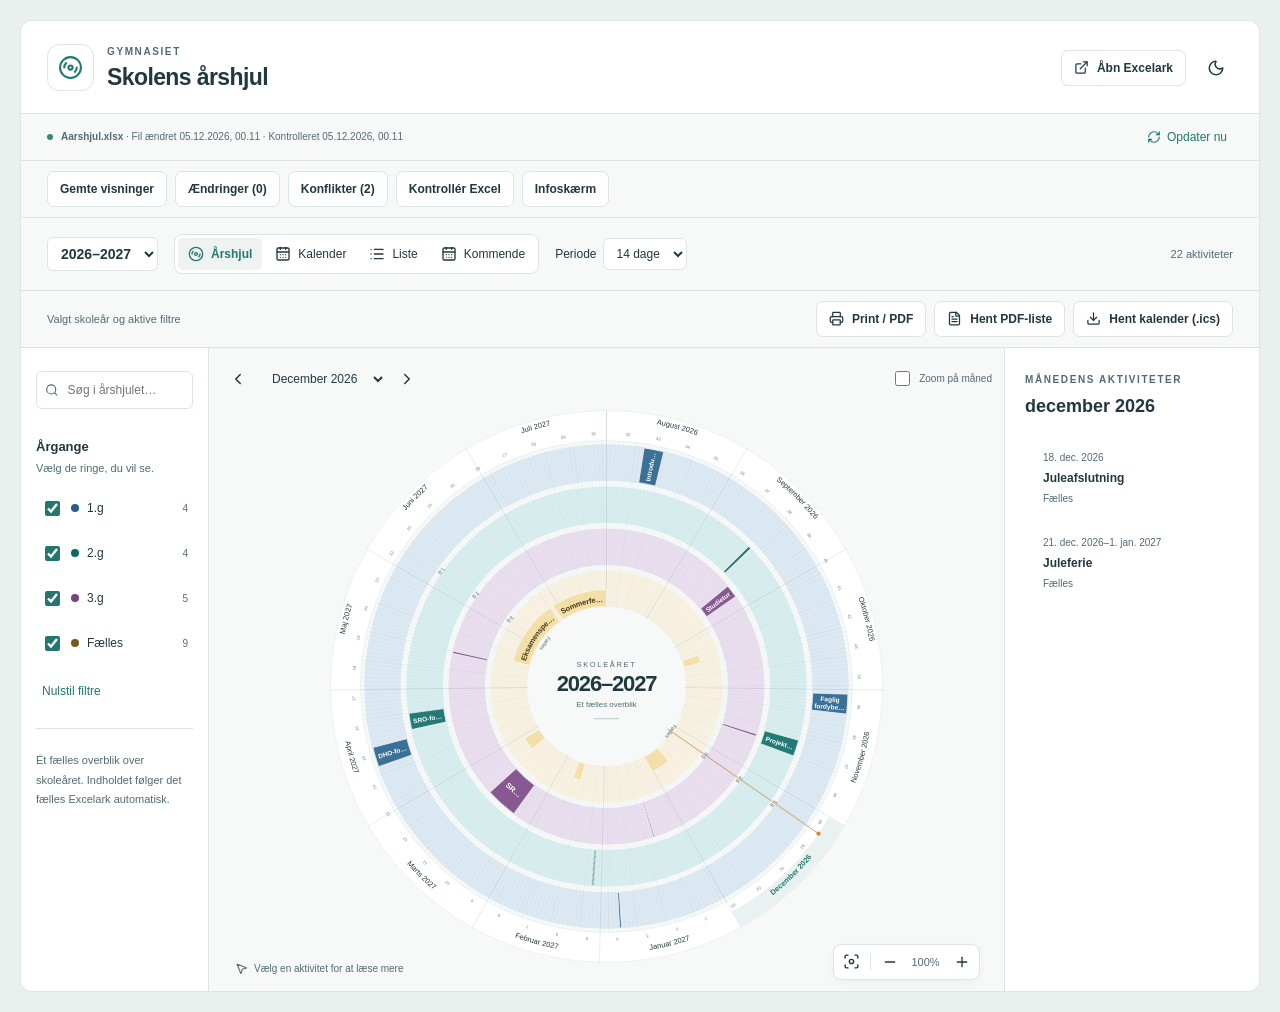
<file: index.html>
﻿<!doctype html>
<html lang="da"><head><meta charset="UTF-8" /><meta name="viewport" content="width=device-width,initial-scale=1" /><meta name="referrer" content="no-referrer" /><title>Skolens årshjul</title>  <script type="module" crossorigin src="./assets/index-IHqP5BjJ.js"></script>
  <link rel="modulepreload" crossorigin href="./assets/rolldown-runtime-XKyaHtl9.js">
  <link rel="modulepreload" crossorigin href="./assets/modulepreload-polyfill-P2Xu9kJm.js">
  <link rel="modulepreload" crossorigin href="./assets/download-Bht2Aqc1.js">
  <link rel="stylesheet" crossorigin href="./assets/index-BThgwRE6.css">
</head><body class="standalone-page"><div id="root"><p role="status">Årshjulet åbnes…</p></div><noscript>Aktivér JavaScript for at se årshjulet.</noscript></body></html>
</file>
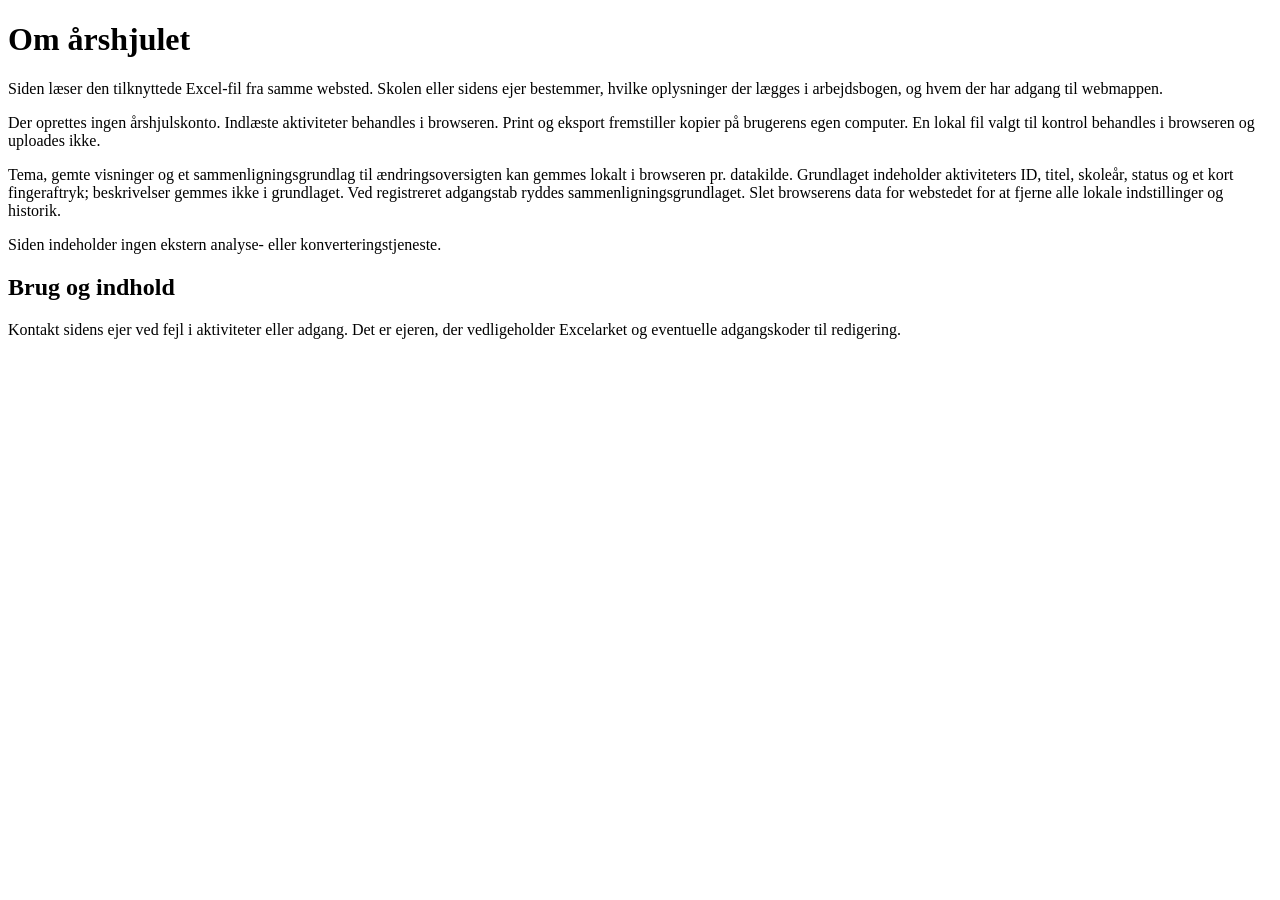
<file: privacy.html>
<!doctype html>
<html lang="da"><head><meta charset="utf-8" /><meta name="viewport" content="width=device-width,initial-scale=1" /><title>Om årshjulet</title></head><body><main><h1>Om årshjulet</h1><p>Siden læser den tilknyttede Excel-fil fra samme websted. Skolen eller sidens ejer bestemmer, hvilke oplysninger der lægges i arbejdsbogen, og hvem der har adgang til webmappen.</p><p>Der oprettes ingen årshjulskonto. Indlæste aktiviteter behandles i browseren. Print og eksport fremstiller kopier på brugerens egen computer. En lokal fil valgt til kontrol behandles i browseren og uploades ikke.</p><p>Tema, gemte visninger og et sammenligningsgrundlag til ændringsoversigten kan gemmes lokalt i browseren pr. datakilde. Grundlaget indeholder aktiviteters ID, titel, skoleår, status og et kort fingeraftryk; beskrivelser gemmes ikke i grundlaget. Ved registreret adgangstab ryddes sammenligningsgrundlaget. Slet browserens data for webstedet for at fjerne alle lokale indstillinger og historik.</p><p>Siden indeholder ingen ekstern analyse- eller konverteringstjeneste.</p><h2 id="vilkaar">Brug og indhold</h2><p>Kontakt sidens ejer ved fejl i aktiviteter eller adgang. Det er ejeren, der vedligeholder Excelarket og eventuelle adgangskoder til redigering.</p></main></body></html>
</file>
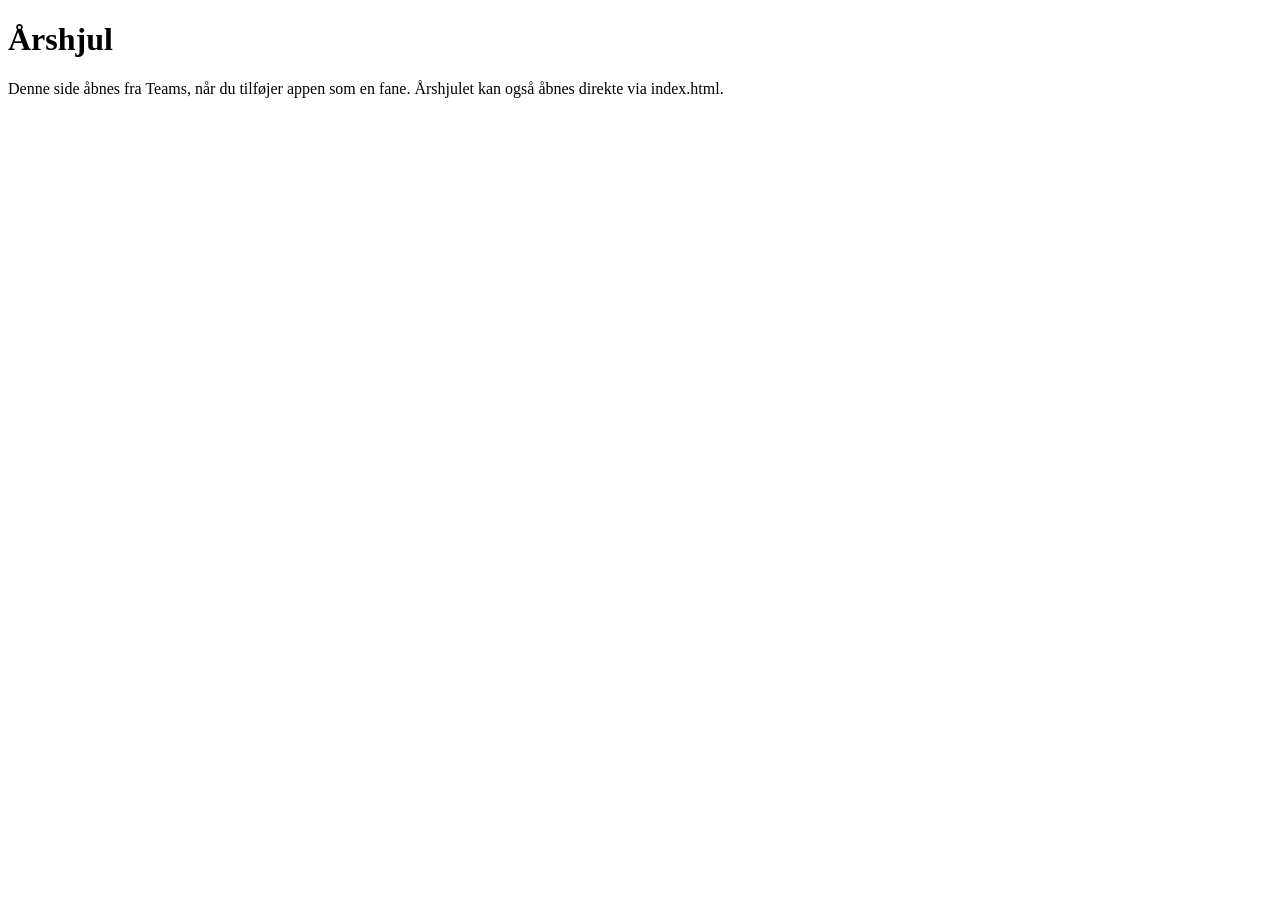
<file: teams-config.html>
<!doctype html>
<html lang="da"><head><meta charset="utf-8" /><meta name="viewport" content="width=device-width,initial-scale=1" /><title>Tilføj årshjulet</title>  <script type="module" crossorigin src="./assets/teams-DmuL2xPg.js"></script>
  <link rel="modulepreload" crossorigin href="./assets/modulepreload-polyfill-P2Xu9kJm.js">
  <link rel="modulepreload" crossorigin href="./assets/rolldown-runtime-XKyaHtl9.js">
  <link rel="modulepreload" crossorigin href="./assets/src-BX3Z4tfJ.js">
</head><body><main><h1>Årshjul</h1><p id="status" role="status">Forbereder fanen…</p></main></body></html>
</file>
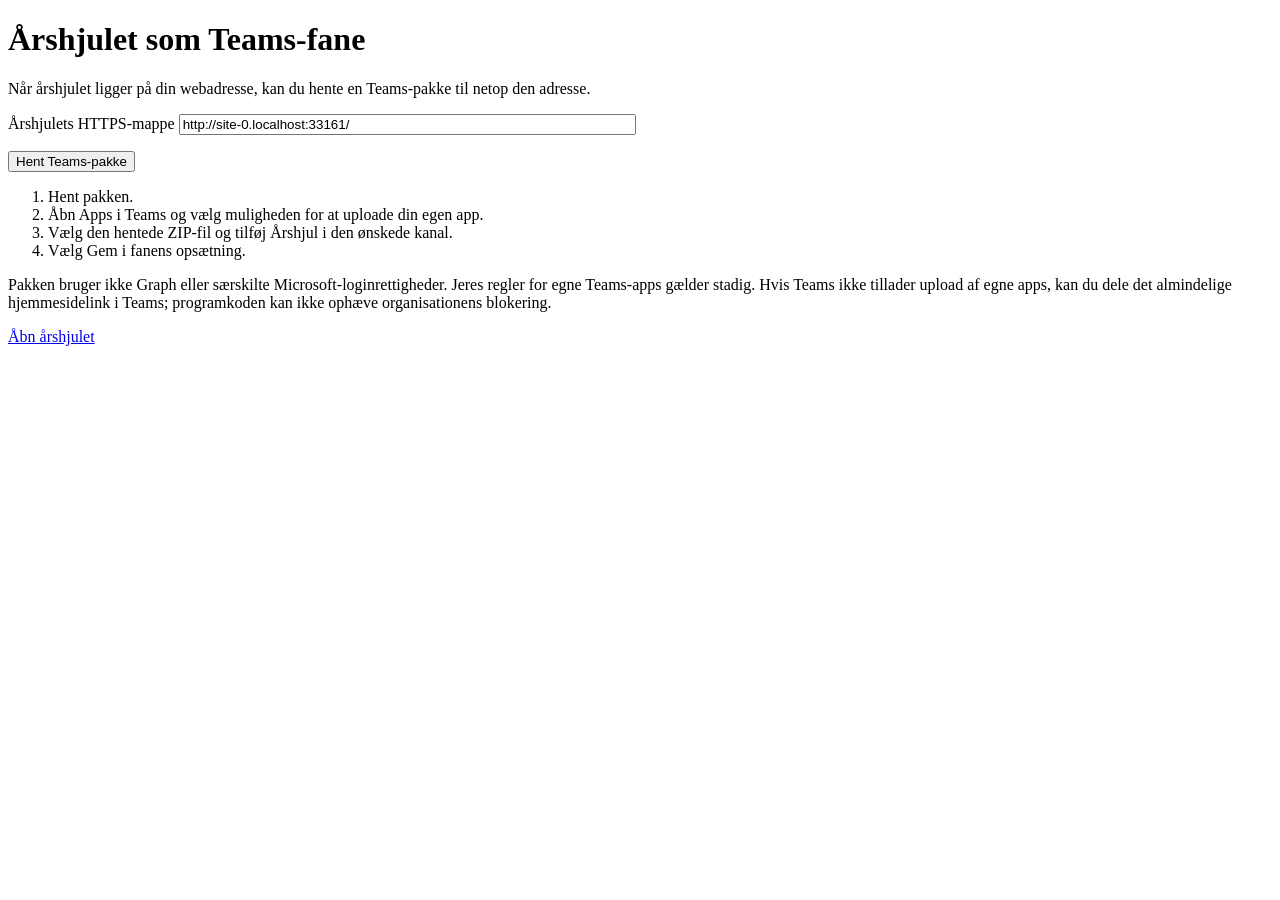
<file: teams.html>
<!doctype html>
<html lang="da"><head><meta charset="utf-8" /><meta name="viewport" content="width=device-width,initial-scale=1" /><title>Årshjul i Teams</title>  <script type="module" crossorigin src="./assets/setup-BCGuy7aL.js"></script>
  <link rel="modulepreload" crossorigin href="./assets/modulepreload-polyfill-P2Xu9kJm.js">
  <link rel="modulepreload" crossorigin href="./assets/download-Bht2Aqc1.js">
</head><body><main><h1>Årshjulet som Teams-fane</h1><p>Når årshjulet ligger på din webadresse, kan du hente en Teams-pakke til netop den adresse.</p><p><label>Årshjulets HTTPS-mappe <input id="address" type="url" size="55" /></label></p><p><button id="generate" type="button">Hent Teams-pakke</button></p><p id="status" role="status"></p><ol><li>Hent pakken.</li><li>Åbn Apps i Teams og vælg muligheden for at uploade din egen app.</li><li>Vælg den hentede ZIP-fil og tilføj Årshjul i den ønskede kanal.</li><li>Vælg Gem i fanens opsætning.</li></ol><p>Pakken bruger ikke Graph eller særskilte Microsoft-loginrettigheder. Jeres regler for egne Teams-apps gælder stadig. Hvis Teams ikke tillader upload af egne apps, kan du dele det almindelige hjemmesidelink i Teams; programkoden kan ikke ophæve organisationens blokering.</p><p><a href="./index.html">Åbn årshjulet</a></p></main></body></html>
</file>
<file: assets/index-BThgwRE6.css>
.yearwheel-app .reader-toolbar{border-bottom:1px solid var(--border);flex-wrap:wrap;gap:8px;padding:10px 26px;display:flex}.yearwheel-app .reader-toolbar [aria-expanded=true]{border-color:var(--accent);background:var(--surface-muted)}.yearwheel-app .reader-panel{border-bottom:1px solid var(--border);background:var(--panel);padding:20px 26px}.yearwheel-app .reader-panel p{margin:8px 0}.yearwheel-app .reader-panel ul{max-height:400px;padding-left:22px;overflow:auto}.yearwheel-app .reader-panel li{overflow-wrap:anywhere;margin:6px 0}.yearwheel-app .reader-form{flex-wrap:wrap;align-items:end;gap:10px;display:flex}.yearwheel-app .reader-form label,.yearwheel-app .file-check,.yearwheel-app .activity-share label{flex-direction:column;gap:4px;display:flex}.yearwheel-app .reader-form input,.yearwheel-app .activity-share input{color:var(--text);background:var(--canvas);border:1px solid var(--border);border-radius:6px;min-width:0;max-width:100%;padding:7px}.yearwheel-app .file-check{margin-block:15px}.yearwheel-app .file-check input{max-width:100%}.yearwheel-app .activity-share{gap:8px;margin-top:20px;display:grid}.yearwheel-app .activity-share input{width:100%;font-size:12px}.yearwheel-app .upcoming-range{align-items:center;gap:6px;font-size:12px;display:flex}.yearwheel-app .upcoming-view{padding:20px}.yearwheel-app .upcoming-view h2{margin-bottom:5px}.yearwheel-app .upcoming-items{gap:12px;margin-top:18px;display:grid}.yearwheel-app .upcoming-card{text-align:left;background:var(--panel);border:1px solid var(--border);overflow-wrap:anywhere;border-radius:8px;flex-direction:column;align-items:start;gap:5px;padding:16px;display:flex}.yearwheel-app .upcoming-card strong{font-size:18px}.yearwheel-app .upcoming-card:hover{border-color:var(--accent)}.yearwheel-app .deadline-label{background:var(--surface-muted);border-left:3px solid var(--accent);padding:3px 6px;font-weight:650}.yearwheel-app .deadline-label.overdue{border-color:#bd633b}.yearwheel-app .check-success{border-left:3px solid var(--accent);padding:8px}.yearwheel-app .info-screen{background:var(--canvas);color:var(--text);padding:20px}.yearwheel-app .info-screen:fullscreen{width:100%;height:100%;overflow:auto}.yearwheel-app .screen-controls{flex-wrap:wrap;align-items:center;gap:8px;display:flex}.yearwheel-app .screen-controls label{align-items:center;gap:5px;font-size:12px;display:flex}.yearwheel-app .screen-heading{justify-content:space-between;align-items:center;gap:20px;margin:25px 0;display:flex}.yearwheel-app .screen-heading h2{font-size:clamp(24px,3vw,40px)}.yearwheel-app .info-screen .upcoming-view{padding:0}.yearwheel-app .info-screen .upcoming-items{grid-template-columns:repeat(2,minmax(0,1fr))}.yearwheel-app .info-screen .upcoming-card{font-size:clamp(16px,1.5vw,24px)}.yearwheel-app .info-screen .upcoming-card strong{font-size:clamp(22px,2vw,32px)}.yearwheel-app .info-screen .wheel-stage{height:70vh;min-height:400px}.yearwheel-app .info-screen .zoom-controls,.yearwheel-app .info-screen .wheel-hint{display:none}.yearwheel-app .screen-status{color:var(--muted);margin-top:20px;font-size:12px}.yearwheel-app.screen-mode>.app-header{display:none}@media (width<=760px){.yearwheel-app .reader-toolbar{padding-inline:15px}.yearwheel-app .reader-panel{padding:15px}.yearwheel-app .view-tabs{flex-wrap:wrap}.yearwheel-app .info-screen .upcoming-items{grid-template-columns:1fr}.yearwheel-app .screen-heading{flex-direction:column;align-items:start}}.yearwheel-app .wheel-stage{flex:1;justify-content:center;align-items:center;min-width:0;min-height:320px;padding:0 10px 24px;display:flex;position:relative;overflow:hidden}.yearwheel-app .year-wheel{touch-action:none;-webkit-user-select:none;user-select:none;width:100%;max-width:1150px;height:100%;display:block;overflow:hidden}.yearwheel-app .date-grid{stroke:#7992a0;stroke-width:.7px;opacity:.13}.yearwheel-app .date-grid-week{stroke-width:1px;opacity:.19}.yearwheel-app .month-track{fill:var(--panel);stroke:var(--border);stroke-width:1px}.yearwheel-app .month-separator{stroke:#78909e;stroke-width:1.1px;opacity:.3}.yearwheel-app .month-hit{fill:#0000;stroke:none;cursor:pointer}.yearwheel-app .month:hover .month-hit,.yearwheel-app .month.active .month-hit{fill:#e9f1f1}.yearwheel-app .month.active .month-label{fill:var(--accent);font-weight:650}.yearwheel-app .month:focus-visible{outline:none}.yearwheel-app .month:focus-visible .month-hit{stroke:var(--accent);stroke-width:2px;fill:var(--surface-muted)}.yearwheel-app .month-label{fill:var(--text);text-transform:capitalize;pointer-events:none;font-size:16px;font-weight:400}.yearwheel-app .week-label{fill:var(--muted);opacity:.85;font-size:9px}.yearwheel-app .activity-segment{cursor:pointer;outline:none}.yearwheel-app .activity-shape{stroke:var(--canvas);stroke-width:1.6px;stroke-linejoin:round;transition:filter .12s}.yearwheel-app .activity-segment:hover .activity-shape,.yearwheel-app .activity-segment:focus-visible .activity-shape{stroke:var(--text);stroke-width:2.3px;filter:drop-shadow(0 1px 3px #16374233)}.yearwheel-app .activity-segment.selected .activity-shape{stroke:var(--text);stroke-width:3.3px;filter:drop-shadow(0 2px 4px #16374233)}.yearwheel-app .activity-segment.cancelled .activity-shape{opacity:.35}.yearwheel-app .activity-segment.cancelled .activity-label{fill:var(--text);text-decoration:line-through}.yearwheel-app .activity-segment.draft .activity-shape{fill-opacity:.7;stroke:var(--text);stroke-width:1px;stroke-dasharray:4 3}.yearwheel-app .activity-label{pointer-events:none}.yearwheel-app .ring-labels{fill:var(--muted);pointer-events:none;font-size:11px}.yearwheel-app .today-marker{fill:#cb8b41;stroke:#cb8b41;pointer-events:none}.yearwheel-app .today-marker line{stroke-width:1.7px}.yearwheel-app .wheel-center{pointer-events:none}.yearwheel-app .wheel-center circle{fill:var(--canvas)}.yearwheel-app .center-eyebrow{letter-spacing:3.6px;fill:var(--muted);font-size:16px}.yearwheel-app .center-year{letter-spacing:-2.5px;fill:var(--text);font-size:47px;font-weight:550}.yearwheel-app .center-subtitle{fill:var(--muted);font-size:17px}.yearwheel-app .wheel-center line{stroke:#b2c9c8;stroke-width:2px}.yearwheel-app .wheel-hint{color:var(--muted);pointer-events:none;align-items:center;gap:6px;font-size:10px;display:flex;position:absolute;bottom:15px;left:26px}.yearwheel-app .zoom-controls{background:var(--panel);border:1px solid var(--border);border-radius:8px;align-items:center;padding:2px;display:flex;position:absolute;bottom:11px;right:24px;box-shadow:0 3px 10px #1d37430a}.yearwheel-app .zoom-controls .icon-button{width:31px;min-width:31px;height:30px}.yearwheel-app .zoom-value{text-align:center;min-width:41px;color:var(--muted);font-variant-numeric:tabular-nums;font-size:11px}.yearwheel-app .control-divider{background:var(--border);width:1px;height:17px;margin:0 3px}.yearwheel-app .activity-list-view{flex:1;min-height:0;padding:20px 26px 28px;overflow-y:auto}.yearwheel-app .list-month-heading{text-transform:capitalize;align-items:center;gap:13px;margin:9px 0 13px;font-size:14px;font-weight:600;display:flex}.yearwheel-app .list-month-heading>span{color:var(--muted);text-transform:none;font-size:10px;font-weight:400}.yearwheel-app .activity-list-view>section+section{margin-top:29px}.yearwheel-app .activity-table{border:1px solid var(--border);background:var(--panel);border-radius:10px;overflow:hidden}.yearwheel-app .activity-table-row{text-align:left;border-bottom:1px solid var(--border);align-items:center;gap:15px;width:100%;padding:15px 17px;display:flex}.yearwheel-app .activity-table-row:last-child{border-bottom:0}.yearwheel-app .activity-table-row:hover,.yearwheel-app .activity-table-row.selected{background:var(--surface-muted)}.yearwheel-app .activity-date-tile{flex-direction:column;align-items:center;gap:2px;width:35px;min-width:35px;display:flex}.yearwheel-app .activity-date-tile strong{letter-spacing:-.5px;font-size:22px;font-weight:500;line-height:1.2}.yearwheel-app .activity-date-tile span{text-transform:uppercase;color:var(--muted);font-size:9px}.yearwheel-app .activity-table-main{flex-direction:column;flex:1;gap:8px;min-width:0;display:flex}.yearwheel-app .activity-row-title{flex-wrap:wrap;align-items:center;gap:8px;font-size:13px;font-weight:550;display:flex}.yearwheel-app .activity-row-meta{color:var(--muted);flex-wrap:wrap;align-items:center;gap:5px;font-size:10px;line-height:1.6;display:flex}.yearwheel-app .activity-row-meta svg+svg{margin-left:8px}.yearwheel-app .activity-table-row.cancelled .activity-row-title{text-decoration:line-through}.yearwheel-app .activity-table-row .category-badge{flex-shrink:0}.yearwheel-app .calendar-view{flex-direction:column;flex:1;min-height:0;padding:20px 25px 24px;display:flex;overflow-y:auto}.yearwheel-app .calendar-weekdays{text-align:center;color:var(--muted);grid-template-columns:repeat(7,minmax(0,1fr));padding:0 0 9px;font-size:10px;display:grid}.yearwheel-app .calendar-grid{border-left:1px solid var(--border);border-top:1px solid var(--border);background:var(--panel);flex:1;grid-template-rows:repeat(6,minmax(78px,1fr));grid-template-columns:repeat(7,minmax(0,1fr));min-height:530px;display:grid}.yearwheel-app .calendar-cell{border-right:1px solid var(--border);border-bottom:1px solid var(--border);min-width:0;padding:6px}.yearwheel-app .calendar-cell.outside-month{background:var(--canvas)}.yearwheel-app .calendar-cell.outside-month .calendar-date{color:var(--muted);opacity:.65}.yearwheel-app .calendar-date{border-radius:50%;justify-content:center;align-items:center;width:26px;height:26px;margin-bottom:4px;font-size:10px;font-weight:500;display:flex}.yearwheel-app .calendar-cell.is-today .calendar-date{background:var(--primary);color:#fff}.yearwheel-app .calendar-activities{flex-direction:column;gap:3px;display:flex}.yearwheel-app .calendar-activity{background:var(--category-bg);border-left:2px solid var(--category);text-align:left;white-space:nowrap;text-overflow:ellipsis;color:#243d47;border-radius:3px;align-items:center;gap:4px;min-height:22px;padding:4px 5px;font-size:9px;line-height:1.4;display:flex;overflow:hidden}.yearwheel-app .calendar-activity:hover,.yearwheel-app .calendar-activity.selected{outline:1px solid var(--category)}.yearwheel-app .calendar-activity.cancelled{text-decoration:line-through}.yearwheel-app .more-activities{color:var(--muted);text-align:left;padding:4px 0;font-size:9px}.yearwheel-app{--canvas:#f7f9f8;--panel:#fff;--text:#20383f;--muted:#516b74;--border:#dce5e4;--accent:#23776f;--primary:#23776f;--surface-muted:#eef3f2;color:var(--text);background:var(--canvas);border:1px solid var(--border);--lightningcss-light:initial;--lightningcss-dark: ;color-scheme:light;border-radius:12px;min-width:280px;font-family:Segoe UI,sans-serif;font-size:14px;line-height:1.5;overflow:hidden}.yearwheel-app[data-theme=dark]{--canvas:#172329;--panel:#202f35;--text:#e4edef;--muted:#aec1c7;--border:#3e535b;--accent:#95d6ce;--surface-muted:#2b4047;--lightningcss-light: ;--lightningcss-dark:initial;color-scheme:dark}.yearwheel-app,.yearwheel-app *{box-sizing:border-box}.yearwheel-app button,.yearwheel-app input,.yearwheel-app select{font:inherit}.yearwheel-app button,.yearwheel-app a{touch-action:manipulation}.yearwheel-app button{cursor:pointer;color:inherit;background:0 0;border:0;padding:0}.yearwheel-app button:disabled{cursor:default;opacity:.45}.yearwheel-app :focus-visible{outline:3px solid var(--accent);outline-offset:3px}.yearwheel-app a{color:var(--accent)}.yearwheel-app h1,.yearwheel-app h2,.yearwheel-app p{margin:0}.yearwheel-app h1{letter-spacing:-.6px;font-size:23px;font-weight:650;line-height:1.25}.yearwheel-app h2{font-size:18px;font-weight:600}.yearwheel-app .app-header{background:var(--panel);justify-content:space-between;align-items:center;gap:20px;padding:23px 26px 21px;display:flex}.yearwheel-app .brand,.yearwheel-app .header-actions{align-items:center;gap:13px;display:flex}.yearwheel-app .brand-icon{border:1px solid var(--border);color:var(--accent);border-radius:12px;padding:10px;display:flex}.yearwheel-app .eyebrow{color:var(--muted);text-transform:uppercase;letter-spacing:1.6px;margin-bottom:4px;font-size:10px;font-weight:650;display:block}.yearwheel-app .button{border:1px solid var(--border);color:var(--text);background:var(--panel);border-radius:7px;justify-content:center;align-items:center;gap:8px;min-height:36px;padding:8px 12px;font-size:12px;font-weight:600;text-decoration:none;display:inline-flex}.yearwheel-app .button:hover,.yearwheel-app .icon-button:hover,.yearwheel-app .text-button:hover{background:var(--surface-muted)}.yearwheel-app .icon-button{background:0 0;border:0;border-radius:6px;justify-content:center;align-items:center;width:34px;min-width:34px;height:34px;padding:4px;display:inline-flex}.yearwheel-app .text-button{color:var(--accent);background:0 0;border:0;border-radius:5px;align-items:center;gap:6px;padding:6px;font-size:12px;display:inline-flex}.yearwheel-app .source-status{border-block:1px solid var(--border);color:var(--muted);flex-wrap:wrap;align-items:center;gap:8px;min-height:41px;padding:8px 26px;font-size:10px;display:flex}.yearwheel-app .refresh-button{white-space:nowrap;margin-left:auto}.yearwheel-app .status-dot{background:#368b69;border-radius:50%;flex-shrink:0;width:6px;height:6px}.yearwheel-app .status-dot.warning{background:#a96320}.yearwheel-app .message{border-bottom:1px solid var(--border);background:var(--surface-muted);flex-wrap:wrap;align-items:center;gap:8px;padding:12px 20px;display:flex}.yearwheel-app .message.warning{border-left:4px solid #a96320}.yearwheel-app .message.error{border-left:4px solid #bb4848}.yearwheel-app .message .icon-button{margin-left:auto}.yearwheel-app .demo-notice{background:var(--surface-muted);padding:8px 26px;font-size:12px}.yearwheel-app .view-toolbar{border-bottom:1px solid var(--border);flex-wrap:wrap;align-items:center;gap:16px;padding:16px 26px;display:flex}.yearwheel-app select{color:var(--text);background:var(--panel);border:1px solid var(--border);border-radius:6px;max-width:100%;padding:7px 9px}.yearwheel-app .year-select{max-width:270px}.yearwheel-app .year-select select{width:100%;font-weight:600}.yearwheel-app .view-tabs{border:1px solid var(--border);background:var(--panel);border-radius:8px;gap:3px;padding:3px;display:flex}.yearwheel-app .view-tabs button{background:0 0;border:0;border-radius:5px;align-items:center;gap:7px;padding:7px 10px;font-size:12px;display:flex}.yearwheel-app .view-tabs button[aria-pressed=true]{background:var(--surface-muted);color:var(--accent);font-weight:650}.yearwheel-app .activity-count{color:var(--muted);margin-left:auto;font-size:11px}.yearwheel-app .export-toolbar{border-bottom:1px solid var(--border);flex-wrap:wrap;align-items:center;gap:8px;padding:10px 26px;display:flex}.yearwheel-app .export-toolbar>span{color:var(--muted);margin-right:auto;font-size:11px}.yearwheel-app .app-layout{grid-template-columns:188px minmax(320px,1fr) 255px;align-items:stretch;min-height:640px;display:grid}.yearwheel-app .filter-panel{border-right:1px solid var(--border);background:var(--panel);padding:23px 15px}.yearwheel-app .search-field{border:1px solid var(--border);color:var(--muted);border-radius:6px;align-items:center;gap:7px;margin-bottom:28px;padding:8px;display:flex}.yearwheel-app .search-field input{width:100%;min-width:0;color:var(--text);background:0 0;border:0;font-size:12px}.yearwheel-app .filter-panel h2{font-size:13px}.yearwheel-app .filter-help{margin:4px 0 13px;font-size:11px}.yearwheel-app .category-options{gap:8px;margin-bottom:14px;display:grid}.yearwheel-app .category-options label{cursor:pointer;align-items:center;gap:8px;padding:8px 5px;font-size:12px;display:flex}.yearwheel-app input[type=checkbox]{accent-color:#23776f;width:15px;height:15px}.yearwheel-app .category-options small{color:var(--muted);margin-left:auto}.yearwheel-app .category-dot{border-radius:50%;flex-shrink:0;width:8px;height:8px}.yearwheel-app .filter-divider{background:var(--border);height:1px;margin:22px 0}.yearwheel-app .filter-note{color:var(--muted);font-size:11px;line-height:1.8}.yearwheel-app .view-panel{flex-direction:column;min-width:0;padding-top:14px;display:flex}.yearwheel-app .calendar-cell.outside-month .calendar-date{opacity:1}.yearwheel-app .wheel-stage{flex:none;height:clamp(430px,65vh,800px);min-height:430px}.yearwheel-app .month-navigation{flex-wrap:wrap;justify-content:center;align-items:center;gap:4px;padding:0 12px 10px;display:flex}.yearwheel-app .month-navigation select{text-transform:capitalize;background:0 0;border:0;font-size:12px}.yearwheel-app .month-focus{color:var(--muted);align-items:center;gap:6px;margin-left:auto;font-size:10px;display:flex}.yearwheel-app .agenda-panel{border-left:1px solid var(--border);background:var(--panel);overflow-wrap:anywhere;min-width:0;padding:24px 20px}.yearwheel-app .agenda-panel h2{margin:7px 0 19px;line-height:1.4}.yearwheel-app .agenda-top{justify-content:space-between;align-items:center;display:flex}.yearwheel-app .agenda-items{gap:7px;margin-top:20px;display:grid}.yearwheel-app .agenda-item{text-align:left;background:0 0;border:0;border-radius:7px;gap:10px;padding:11px 5px;display:flex}.yearwheel-app .agenda-item:hover{background:var(--surface-muted)}.yearwheel-app .agenda-item strong,.yearwheel-app .agenda-item small{display:block}.yearwheel-app .agenda-item strong{margin:4px 0;font-size:12px;font-weight:600}.yearwheel-app .agenda-item small{color:var(--muted);font-size:10px}.yearwheel-app .agenda-item.cancelled strong{text-decoration:line-through}.yearwheel-app .agenda-mark{border-radius:3px;flex-shrink:0;width:3px}.yearwheel-app .category-badge{white-space:nowrap;border-radius:5px;align-items:center;gap:5px;padding:3px 7px;font-size:10px;font-weight:650;display:inline-flex}.yearwheel-app .category-badge>span{border-radius:50%;width:5px;height:5px}.yearwheel-app .activity-facts{margin:20px 0}.yearwheel-app .activity-facts dt{text-transform:uppercase;color:var(--muted);margin-top:17px;font-size:10px;font-weight:650}.yearwheel-app .activity-facts dd{margin:3px 0 0;font-size:12px}.yearwheel-app .description{white-space:pre-wrap;margin:15px 0 23px;font-size:12px;line-height:1.8}.yearwheel-app .cancellation{background:var(--surface-muted);border-left:3px solid #b14646;padding:8px 12px;font-size:12px}.yearwheel-app .empty-state{text-align:center;color:var(--muted);justify-items:center;gap:15px;padding:65px 28px;display:grid}.yearwheel-app .empty-state h2{color:var(--text)}.yearwheel-app .empty-state p{max-width:520px}.yearwheel-app .muted{color:var(--muted)}.yearwheel-app .status-badge{border:1px solid var(--border);border-radius:4px;margin-left:6px;padding:1px 5px;font-size:10px}.yearwheel-app .spinning{animation:1s linear infinite yearwheel-spin}.yearwheel-app .sr-only{clip:rect(0, 0, 0, 0);white-space:nowrap;border:0;width:1px;height:1px;margin:-1px;padding:0;position:absolute;overflow:hidden}.yearwheel-app[data-theme=dark] .month:hover .month-hit,.yearwheel-app[data-theme=dark] .month.active .month-hit{fill:#30484e}.yearwheel-app[data-theme=contrast]{--text:CanvasText;--canvas:Canvas;--panel:Canvas;--muted:CanvasText;--border:CanvasText;--accent:LinkText;--surface-muted:Canvas}.yearwheel-app[data-theme=contrast] .activity-shape{fill:canvas;stroke:canvastext}.yearwheel-app[data-theme=contrast] .activity-label{fill:canvastext}.yearwheel-app[data-theme=contrast] .ring-background{fill:canvas;stroke:canvastext}@media (width<=1100px){.yearwheel-app .app-layout{grid-template-columns:165px minmax(280px,1fr)}.yearwheel-app .agenda-panel{border-left:0;border-top:1px solid var(--border);grid-column:1/-1}.yearwheel-app .agenda-items{grid-template-columns:repeat(auto-fit,minmax(210px,1fr))}}@media (width<=760px){.yearwheel-app{border-radius:0}.yearwheel-app .app-header{flex-wrap:wrap;padding:18px 15px}.yearwheel-app h1{font-size:21px}.yearwheel-app .source-status,.yearwheel-app .view-toolbar{padding-inline:15px}.yearwheel-app .file-changed{display:none}.yearwheel-app .app-layout{flex-direction:column;display:flex}.yearwheel-app .filter-panel{border-right:0;border-bottom:1px solid var(--border);padding:14px 15px}.yearwheel-app .search-field{margin-bottom:12px}.yearwheel-app .category-options{flex-wrap:wrap;gap:4px;margin-bottom:2px;display:flex}.yearwheel-app .category-options label{padding:5px}.yearwheel-app .filter-panel h2,.yearwheel-app .filter-help,.yearwheel-app .filter-note,.yearwheel-app .filter-divider{display:none}.yearwheel-app .filter-panel .text-button{font-size:11px}.yearwheel-app .activity-count{display:none}.yearwheel-app .year-select{max-width:100%}.yearwheel-app .view-tabs{margin-left:auto}.yearwheel-app .view-tabs button{padding:7px}.yearwheel-app .month-focus{margin-left:0}.yearwheel-app .agenda-panel{padding:22px 16px}.yearwheel-app .wheel-stage{flex:auto;height:70vw;min-height:370px;max-height:650px}.yearwheel-app .wheel-hint{display:none}.yearwheel-app .calendar-cell{min-height:95px;padding:4px}.yearwheel-app .calendar-activity{font-size:9px}.yearwheel-app .activity-table-row{gap:8px;padding-inline:9px}.yearwheel-app .activity-row-meta{flex-wrap:wrap}.yearwheel-app .activity-table-row .category-badge{display:none}}@media (prefers-reduced-motion:reduce){.yearwheel-app *,.yearwheel-app :before,.yearwheel-app :after{transition:none!important;animation:none!important}}@media (forced-colors:active){.yearwheel-app .activity-shape{fill:canvas;stroke:buttontext}.yearwheel-app .activity-label{fill:buttontext}.yearwheel-app .ring-background{fill:canvas;stroke:canvastext}}@keyframes yearwheel-spin{to{transform:rotate(360deg)}}.yearwheel-print{display:none}@media print{@page yearwheel-report{size:A4 landscape;margin:12mm}body[data-yearwheel-print]{background:#fff!important;margin:0!important;padding:0!important}body[data-yearwheel-print]>:not([data-yearwheel-print-root]){display:none!important}body[data-yearwheel-print]>[data-yearwheel-print-root]{display:block!important}.yearwheel-print{page:yearwheel-report;color:#20383f;-webkit-print-color-adjust:exact;print-color-adjust:exact;background:#fff;border:0;border-radius:0;font-size:10pt;overflow:visible}.yearwheel-print .print-heading{margin:0 0 5mm}.yearwheel-print .print-heading h1{font-size:16pt}.yearwheel-print .print-heading p{margin-top:2mm;font-size:9pt}.yearwheel-print .print-wheel{break-after:page}.yearwheel-print .wheel-stage{height:150mm;min-height:0;padding:0}.yearwheel-print .year-wheel{width:100%;height:100%}.yearwheel-print .zoom-controls,.yearwheel-print .wheel-hint{display:none}.yearwheel-print table{border-collapse:collapse;width:100%;margin-top:4mm;font-size:9pt}.yearwheel-print th,.yearwheel-print td{text-align:left;vertical-align:top;overflow-wrap:anywhere;border-bottom:1px solid #c8d4d5;padding:3mm}.yearwheel-print th:first-child{width:25%}.yearwheel-print th:last-child{width:23%}.yearwheel-print thead{display:table-header-group}.yearwheel-print tr{break-inside:avoid}.yearwheel-print td p{margin-top:1mm}}.standalone-page{background:#eaf0ee;margin:0;padding:20px;font-family:Segoe UI,sans-serif}.standalone-page #root{max-width:1700px;margin:auto}@media (width<=760px){.standalone-page{padding:0}}
</file>
